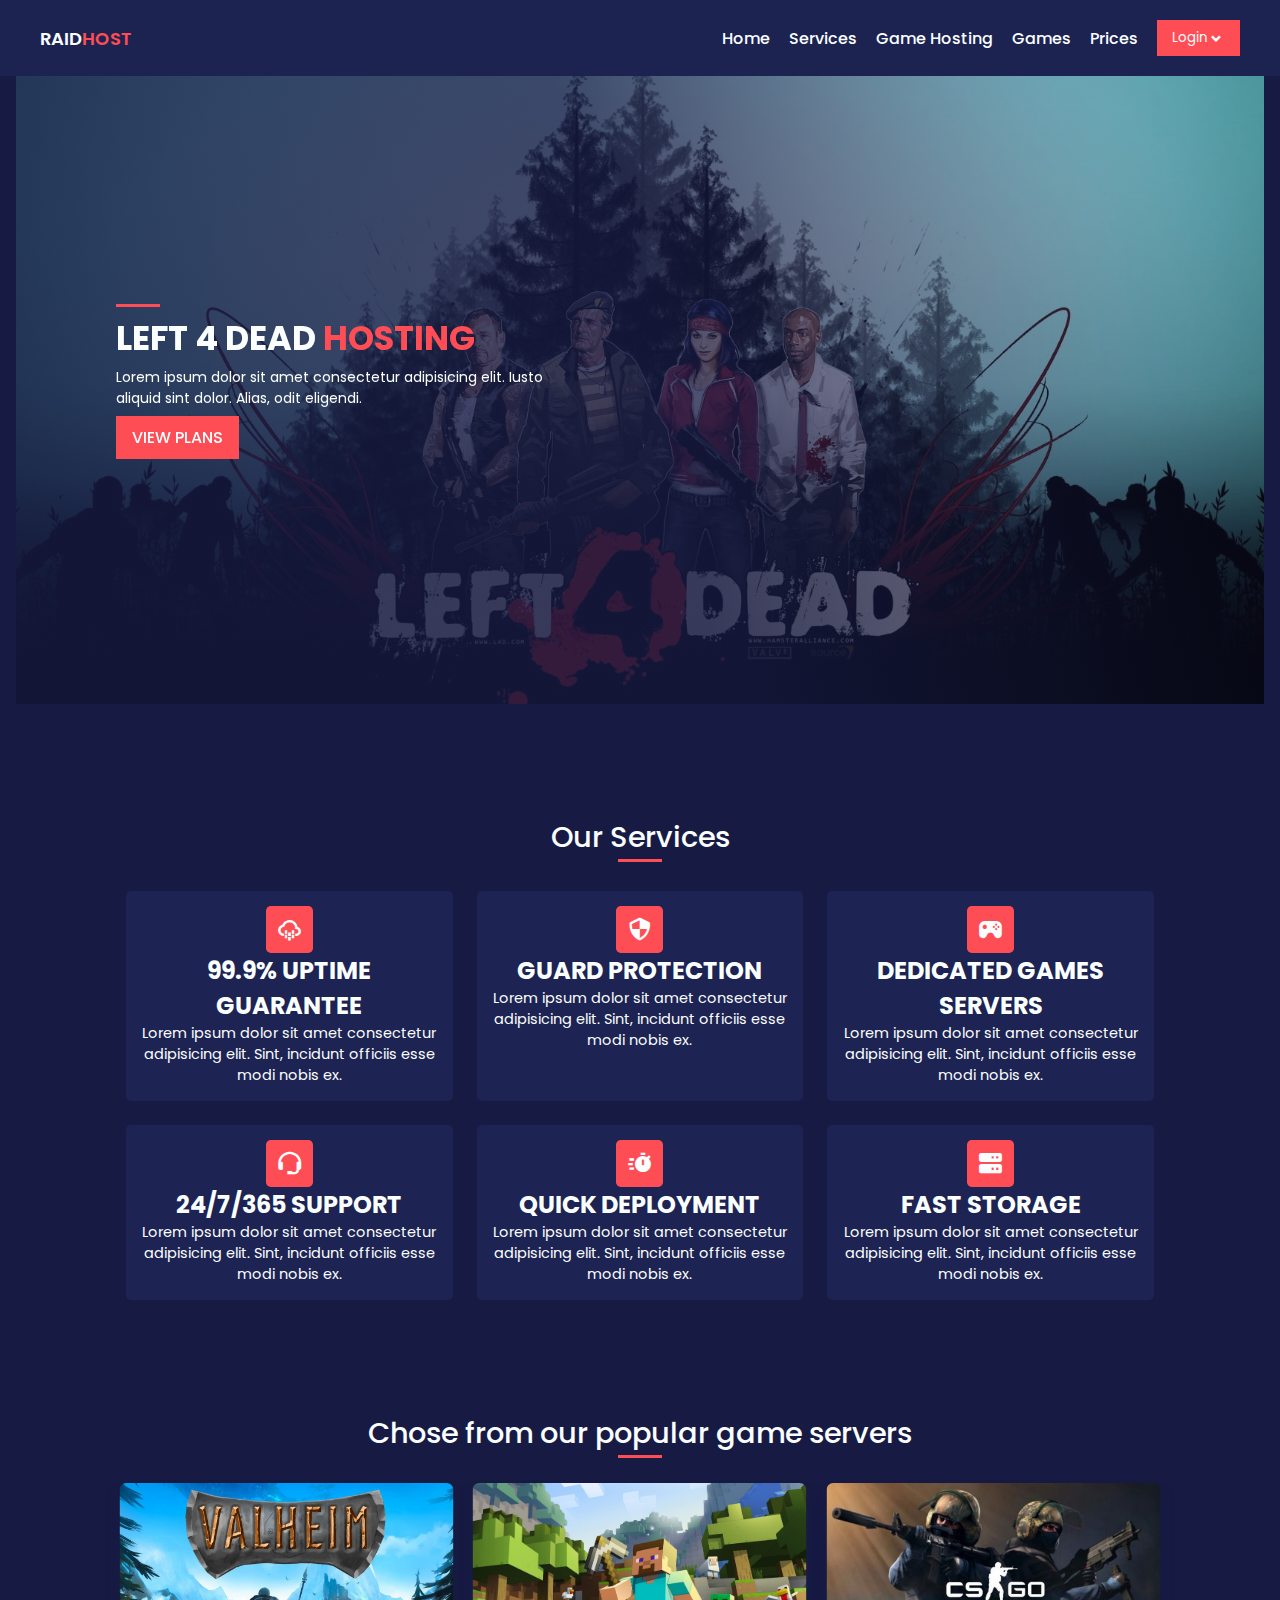
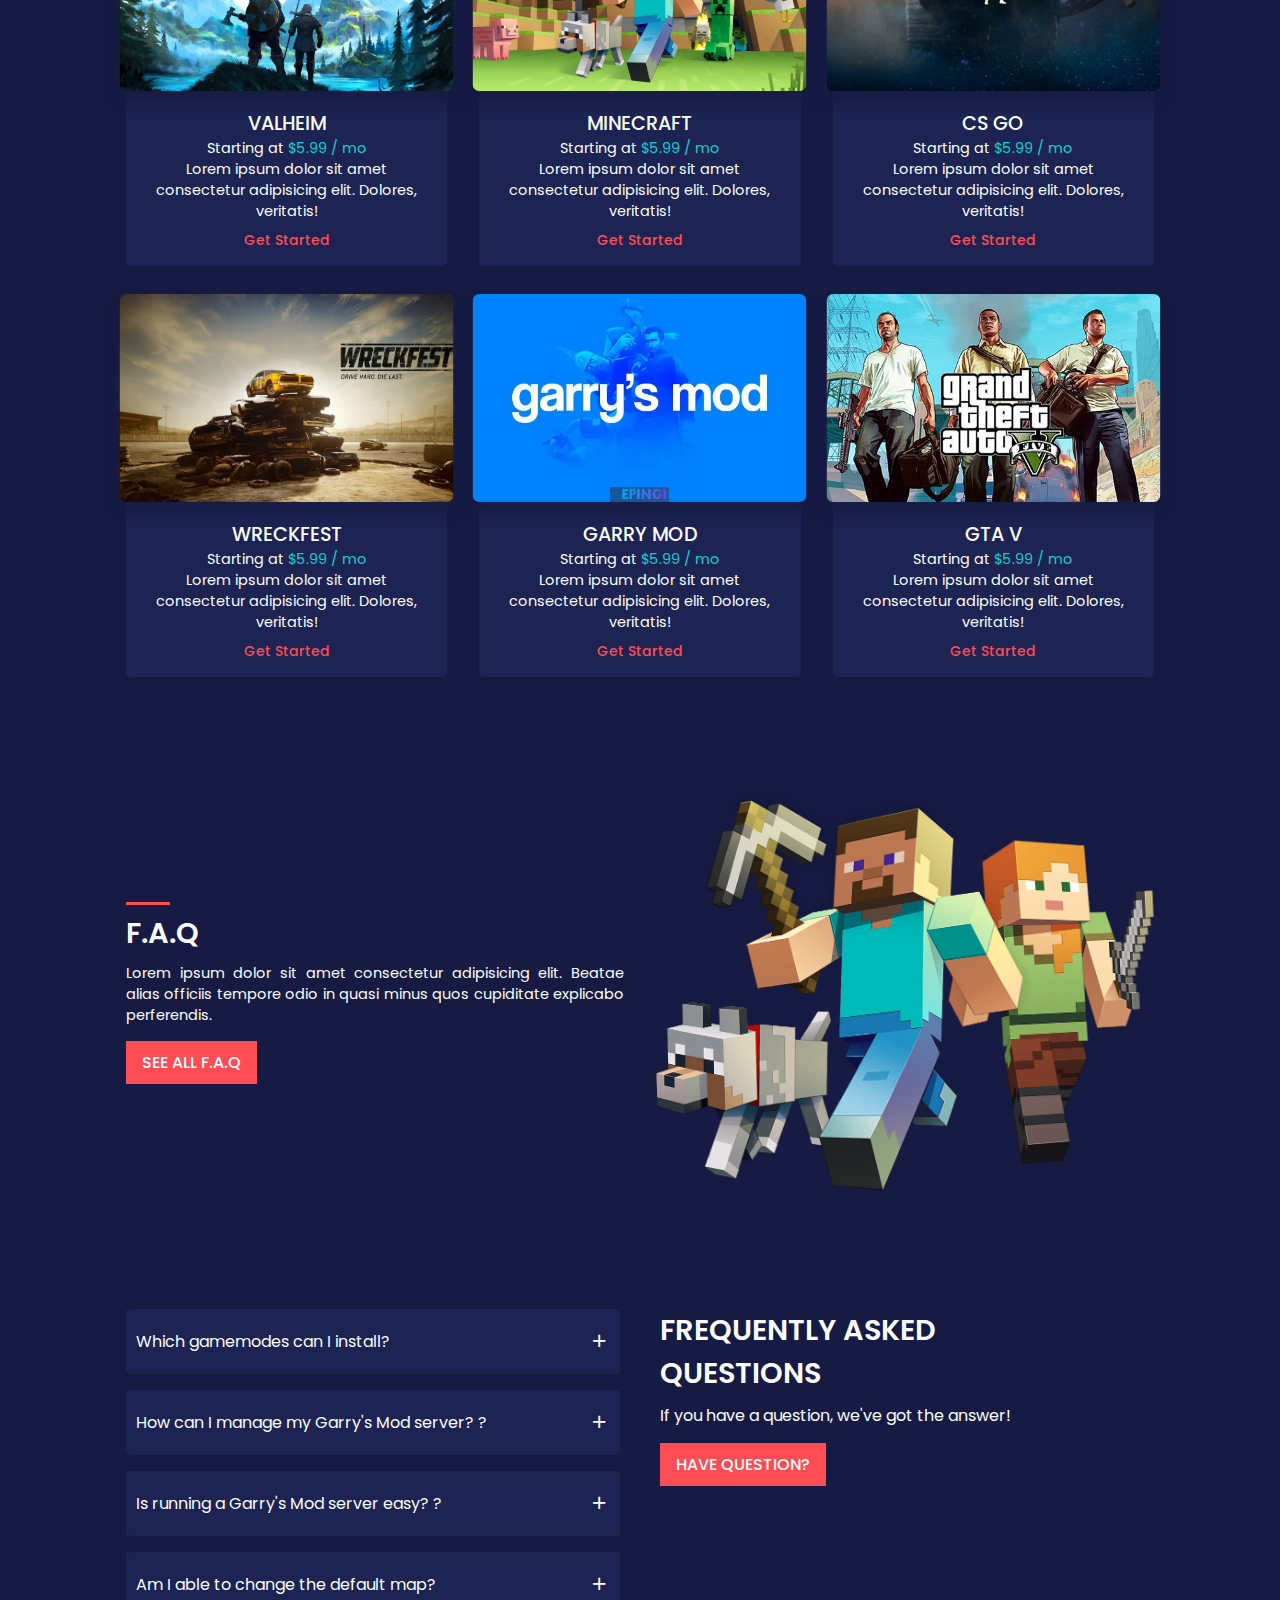
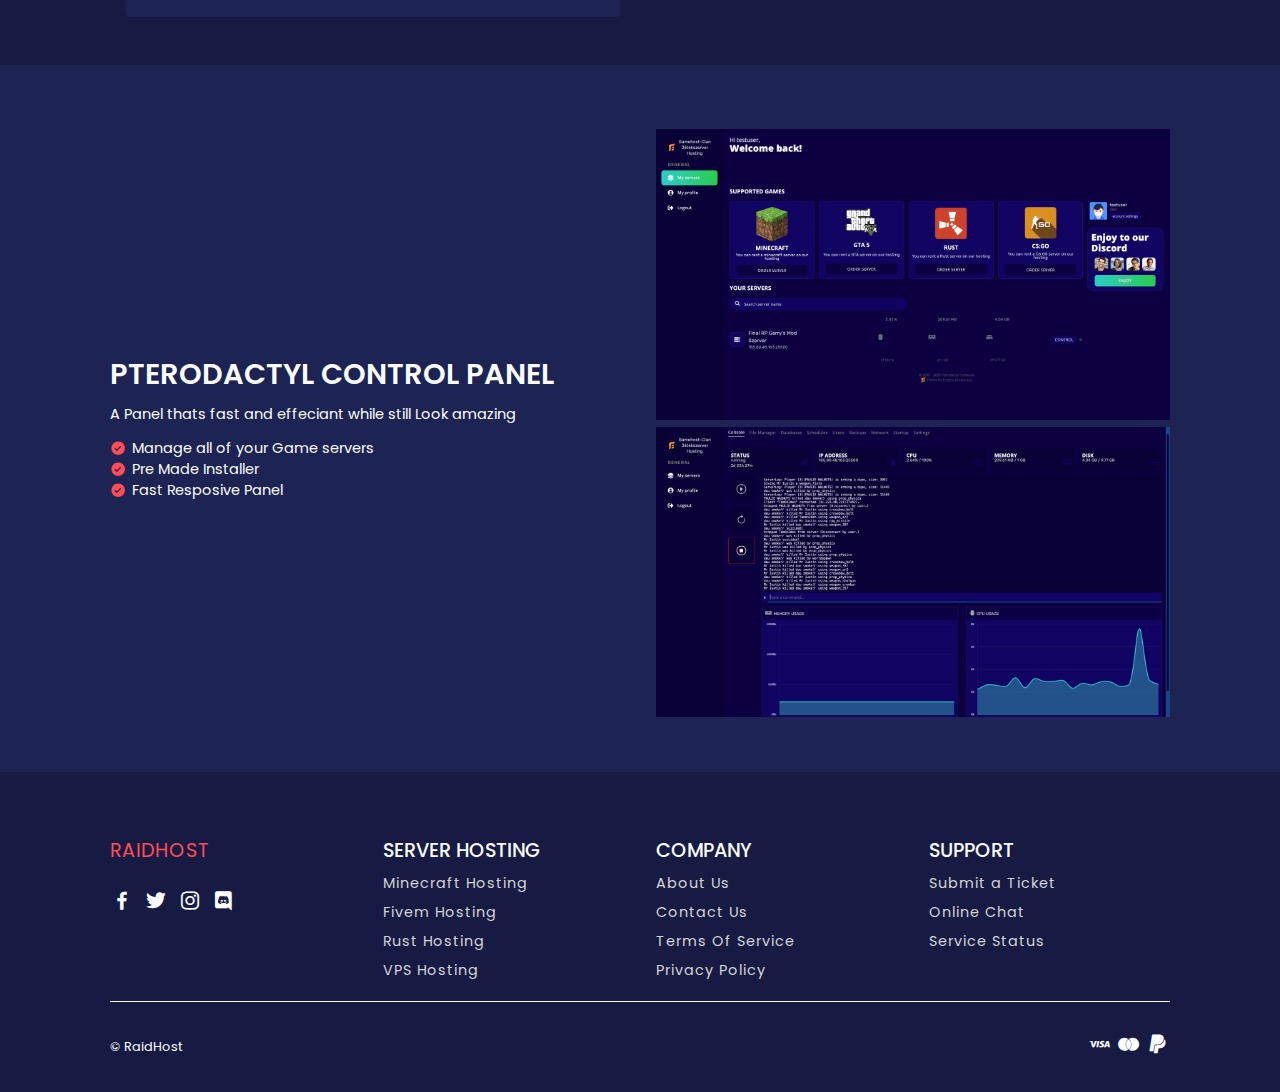
<file: index.html>
<!DOCTYPE html>
<html lang="en">
  <head>
    <meta charset="UTF-8" />
    <meta name="viewport" content="width=device-width, initial-scale=1.0" />
    <title>GAME CENTER</title>
    <link rel="stylesheet" href="style.css" />
    <link
      href="https://unpkg.com/boxicons@2.1.4/css/boxicons.min.css"
      rel="stylesheet"
    />
  </head>
  <body>
    <!-- Header -->
    <header>
      <div class="nav">
        <!-- logo -->
        <a href="index.html" class="logo">Raid <span>Host</span></a>
        <!-- Navbar -->
        <nav class="navbar">
          <a href="#" class="nav-link">Home</a>
          <a href="#" class="nav-link">Services</a>
          <a href="#" class="nav-link">Game Hosting</a>
          <a href="#" class="nav-link">Games</a>
          <a href="prices.html" class="nav-link">Prices</a>
          <!-- Login-Bottom -->
          <button class="login-btn">
            <span>Login</span>
            <i class="bx bx-chevron-down"></i>
          </button>
        </nav>
        <!-- Menu-icon -->
        <a href="" class="menu-icon"><i class="bx bx-menu"></i></a>
      </div>
    </header>
    <!-- Home -->
    <section class="home" id="home">
      <div class="home-wrapper">
        <img src="İMAGES/home-1.jpg" alt="" />
        <div class="home-overlay"></div>
        <div class="home-text container">
          <h1 class="home-title">LEFT 4 DEAD <span>HOSTING</span></h1>
          <p class="home-description">
            Lorem ipsum dolor sit amet consectetur adipisicing elit. Iusto
            aliquid sint dolor. Alias, odit eligendi.
          </p>
          <a href="#" class="btn">View Plans</a>
        </div>
      </div>
    </section>
    <!-- Services -->
    <section class="services container" id="services">
      <h2 class="heading">Our Services</h2>
      <div class="services-content">
        <div class="ser-box">
          <i class="bx bx-cloud-drizzle"></i>
          <h2 class="ser-box-title">99.9% UPTIME GUARANTEE</h2>
          <p>
            Lorem ipsum dolor sit amet consectetur adipisicing elit. Sint,
            incidunt officiis esse modi nobis ex.
          </p>
        </div>
        <div class="ser-box">
          <i class="bx bx-shield-quarter"></i>
          <h2 class="ser-box-title">GUARD PROTECTION</h2>
          <p>
            Lorem ipsum dolor sit amet consectetur adipisicing elit. Sint,
            incidunt officiis esse modi nobis ex.
          </p>
        </div>
        <div class="ser-box">
          <i class="bx bxs-joystick"></i>
          <h2 class="ser-box-title">DEDICATED GAMES SERVERS</h2>
          <p>
            Lorem ipsum dolor sit amet consectetur adipisicing elit. Sint,
            incidunt officiis esse modi nobis ex.
          </p>
        </div>
        <div class="ser-box">
          <i class="bx bx-support"></i>
          <h2 class="ser-box-title">24/7/365 SUPPORT</h2>
          <p>
            Lorem ipsum dolor sit amet consectetur adipisicing elit. Sint,
            incidunt officiis esse modi nobis ex.
          </p>
        </div>
        <div class="ser-box">
          <i class="bx bxs-timer"></i>
          <h2 class="ser-box-title">QUICK DEPLOYMENT</h2>
          <p>
            Lorem ipsum dolor sit amet consectetur adipisicing elit. Sint,
            incidunt officiis esse modi nobis ex.
          </p>
        </div>
        <div class="ser-box">
          <i class="bx bxs-server"></i>
          <h2 class="ser-box-title">FAST STORAGE</h2>
          <p>
            Lorem ipsum dolor sit amet consectetur adipisicing elit. Sint,
            incidunt officiis esse modi nobis ex.
          </p>
        </div>
      </div>
    </section>
    <!-- Games  -->
    <section class="games container" id="games">
      <h2 class="heading">Chose from our popular game servers</h2>
      <div class="games-content">
        <div class="game-box">
          <img src="İMAGES/game-1.jpg" class="game-box-img" alt="" />
          <div class="game-text">
            <h2 class="game-box-title">VALHEIM</h2>
            <h3 class="game-price">Starting at <span>$5.99 / mo</span></h3>
            <p>
              Lorem ipsum dolor sit amet consectetur adipisicing elit. Dolores,
              veritatis!
            </p>
            <a href="#" class="game-btn">Get Started</a>
          </div>
        </div>
        <div class="game-box">
          <img src="İMAGES/game-2.jpg" class="game-box-img" alt="" />
          <div class="game-text">
            <h2 class="game-box-title">MINECRAFT</h2>
            <h3 class="game-price">Starting at <span>$5.99 / mo</span></h3>
            <p>
              Lorem ipsum dolor sit amet consectetur adipisicing elit. Dolores,
              veritatis!
            </p>
            <a href="#" class="game-btn">Get Started</a>
          </div>
        </div>
        <div class="game-box">
          <img src="İMAGES/game-3.jpg" class="game-box-img" alt="" />
          <div class="game-text">
            <h2 class="game-box-title">CS GO</h2>
            <h3 class="game-price">Starting at <span>$5.99 / mo</span></h3>
            <p>
              Lorem ipsum dolor sit amet consectetur adipisicing elit. Dolores,
              veritatis!
            </p>
            <a href="#" class="game-btn">Get Started</a>
          </div>
        </div>
        <div class="game-box">
          <img src="İMAGES/game-4.jpg" class="game-box-img" alt="" />
          <div class="game-text">
            <h2 class="game-box-title">WRECKFEST</h2>
            <h3 class="game-price">Starting at <span>$5.99 / mo</span></h3>
            <p>
              Lorem ipsum dolor sit amet consectetur adipisicing elit. Dolores,
              veritatis!
            </p>
            <a href="#" class="game-btn">Get Started</a>
          </div>
        </div>
        <div class="game-box">
          <img src="İMAGES/game-5.webp" class="game-box-img" alt="" />
          <div class="game-text">
            <h2 class="game-box-title">GARRY MOD</h2>
            <h3 class="game-price">Starting at <span>$5.99 / mo</span></h3>
            <p>
              Lorem ipsum dolor sit amet consectetur adipisicing elit. Dolores,
              veritatis!
            </p>
            <a href="#" class="game-btn">Get Started</a>
          </div>
        </div>
        <div class="game-box">
          <img src="İMAGES/game-6.webp" class="game-box-img" alt="" />
          <div class="game-text">
            <h2 class="game-box-title">GTA V</h2>
            <h3 class="game-price">Starting at <span>$5.99 / mo</span></h3>
            <p>
              Lorem ipsum dolor sit amet consectetur adipisicing elit. Dolores,
              veritatis!
            </p>
            <a href="#" class="game-btn">Get Started</a>
          </div>
        </div>
      </div>
    </section>
    <!-- Faq -->
    <section class="faq container" id="faq">
      <div class="faq-text">
        <h2 class="faq-title">F.A.Q</h2>
        <p>
          Lorem ipsum dolor sit amet consectetur adipisicing elit. Beatae alias
          officiis tempore odio in quasi minus quos cupiditate explicabo
          perferendis.
        </p>
        <a href="#" class="btn">SEE ALL F.A.Q</a>
      </div>
      <div class="faq-img">
        <img src="İMAGES/faq-img.png" alt="" />
      </div>
    </section>
    <!--Accordion  -->
    <section class="faq-accordion container" id="faq-acc">
      <div class="accordion-container">
        <div class="accordion-item">
          <div class="accordion-header">
            <h2 class="accordion-title">Which gamemodes can I install?</h2>
            <i class="bx bx-plus accordion-icon"></i>
          </div>
        </div>
        <div class="accordion-item">
          <div class="accordion-header">
            <h2 class="accordion-title">
              How can I manage my Garry's Mod server? ?
            </h2>
            <i class="bx bx-plus accordion-icon"></i>
          </div>
        </div>
        <div class="accordion-item">
          <div class="accordion-header">
            <h2 class="accordion-title">
              Is running a Garry's Mod server easy? ?
            </h2>
            <i class="bx bx-plus accordion-icon"></i>
          </div>
        </div>
        <div class="accordion-item">
          <div class="accordion-header">
            <h2 class="accordion-title">
              Am I able to change the default map?
            </h2>
            <i class="bx bx-plus accordion-icon"></i>
          </div>
        </div>
      </div>
      <div class="accordion-text">
        <h2>
          FREQUENTLY ASKED <br />
          QUESTIONS
        </h2>
        <p>If you have a question, we've got the answer!</p>
        <a href="#" class="btn">HAVE QUESTION?</a>
      </div>
    </section>
    <!-- Control Panel -->
    <section class="control" id="control">
        <!-- control-content -->
        <div class="control-content container">
          <div class="control-text">
            <h2 class="control-title">PTERODACTYL CONTROL PANEL</h2>
            <p>A Panel thats fast and effeciant while still Look amazing</p>
            <div class="control-spec">
              <div class="spec-box">
                <i class="bx bxs-check-circle"></i>
                <span>Manage all of your Game servers </span>
              </div>
              <div class="spec-box">
                <i class="bx bxs-check-circle"></i>
                <span>Pre Made Installer </span>
              </div>
              <div class="spec-box">
                <i class="bx bxs-check-circle"></i>
                <span>Fast Resposive Panel </span>
              </div>
            </div>
          </div>
  
          <!-- control-images -->
          <div class="control-images">
            <div class="control-img-box">
              <img src="İMAGES/control-panel-1.png" alt="" />
            </div>
            <div class="control-img-box">
              <img src="İMAGES/control-panel-2.png" alt="" />
            </div>
          </div>
        </div>
      </section>
      <!-- footer -->
      <footer class="footer container">
        <div class="footer-box">
          <a href="index.html" class="footer-logo">RaidHost</a>
          <div class="social">
            <i class="bx bxl-facebook"></i>
            <i class="bx bxl-twitter"></i>
            <i class="bx bxl-instagram"></i>
            <i class="bx bxl-discord"></i>
          </div>
        </div>
        <div class="footer-box">
          <h2>SERVER HOSTING</h2>
          <a href="#">Minecraft Hosting</a>
          <a href="#">Fivem Hosting</a>
          <a href="#">Rust Hosting</a>
          <a href="#">VPS Hosting</a>
        </div>
        <div class="footer-box">
          <h2>COMPANY</h2>
          <a href="#">About Us</a>
          <a href="#">Contact Us</a>
          <a href="#">Terms Of Service</a>
          <a href="#">Privacy Policy</a>
        </div>
        <div class="footer-box">
          <h2>SUPPORT</h2>
          <a href="#">Submit a Ticket</a>
          <a href="#">Online Chat</a>
          <a href="#">Service Status</a>
        </div>
      </footer>
      <!-- copyright -->
      <div class="copyright container">
        <p>&copy; RaidHost</p>
        <div class="payments">
          <i class="bx bxl-visa"></i>
          <i class="bx bxl-mastercard"></i>
          <i class="bx bxl-paypal"></i>
        </div>
      </div>
  </body>
</html>
</file>
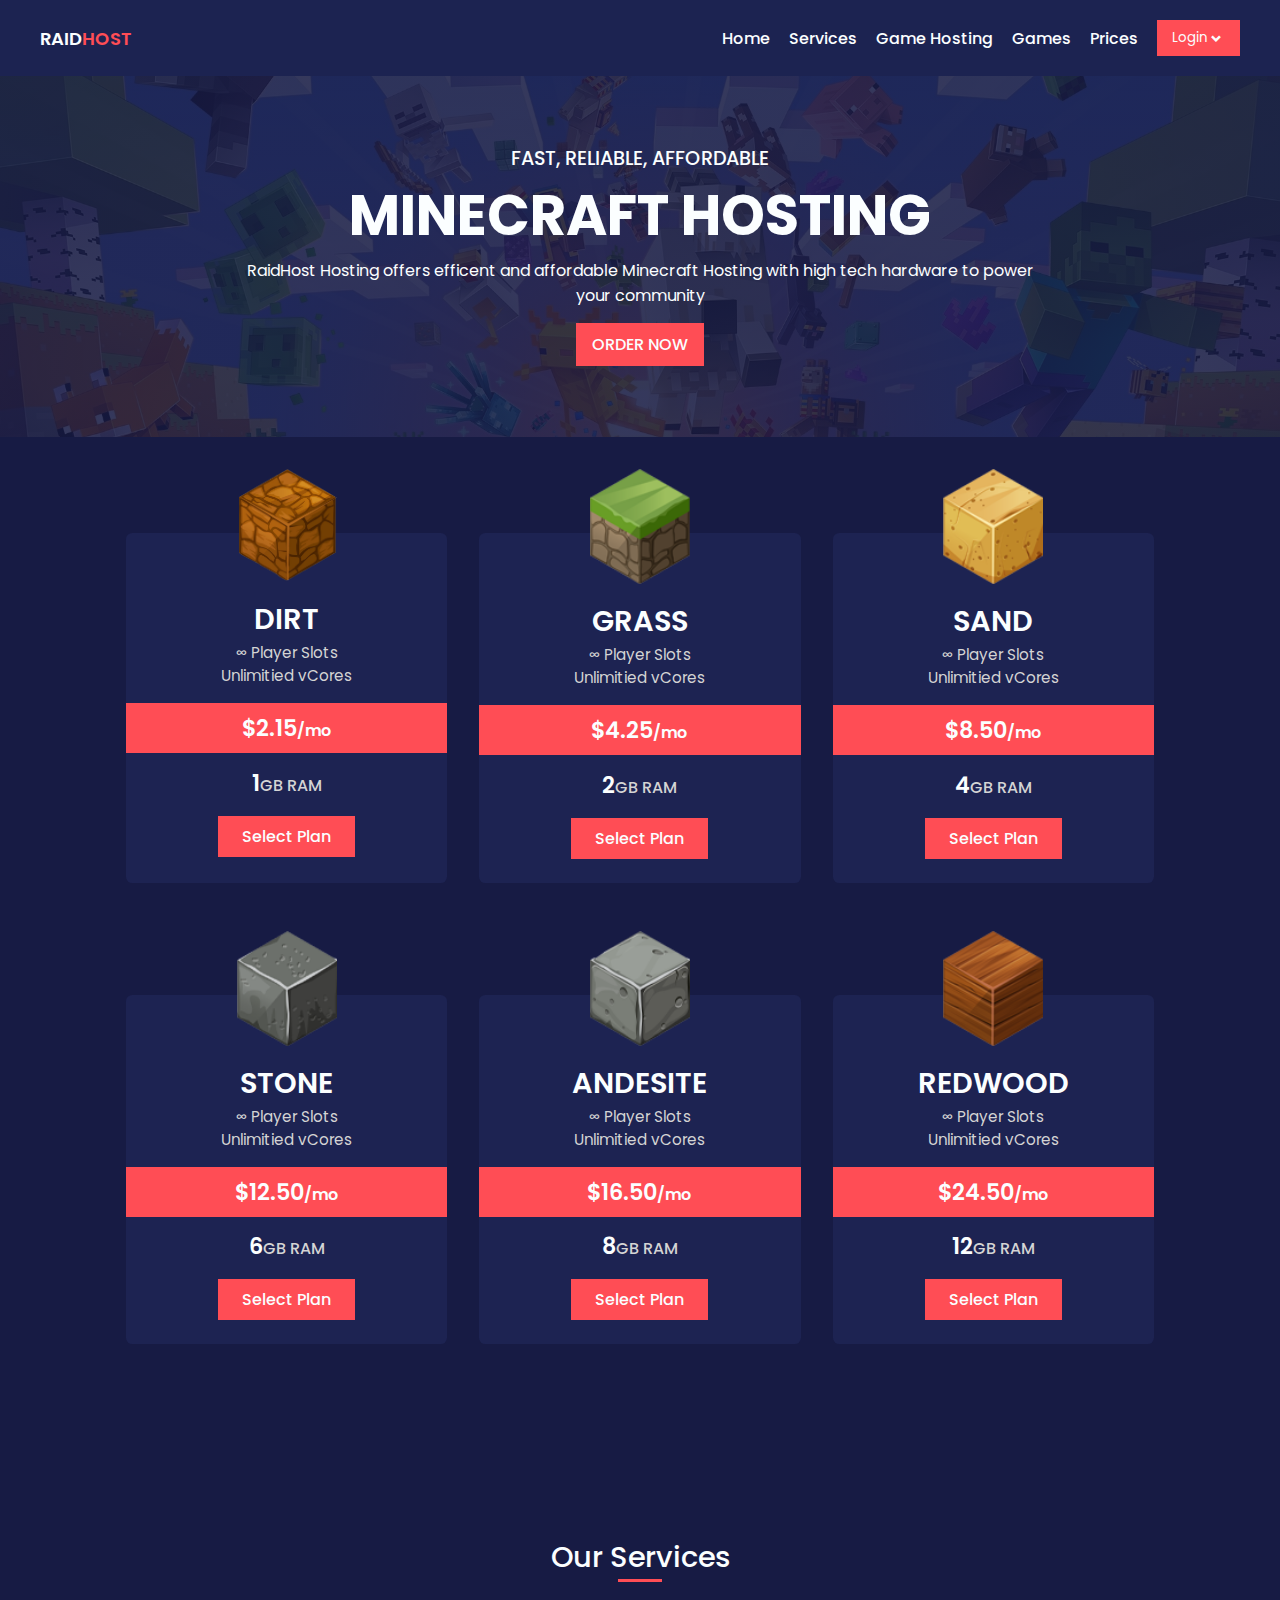
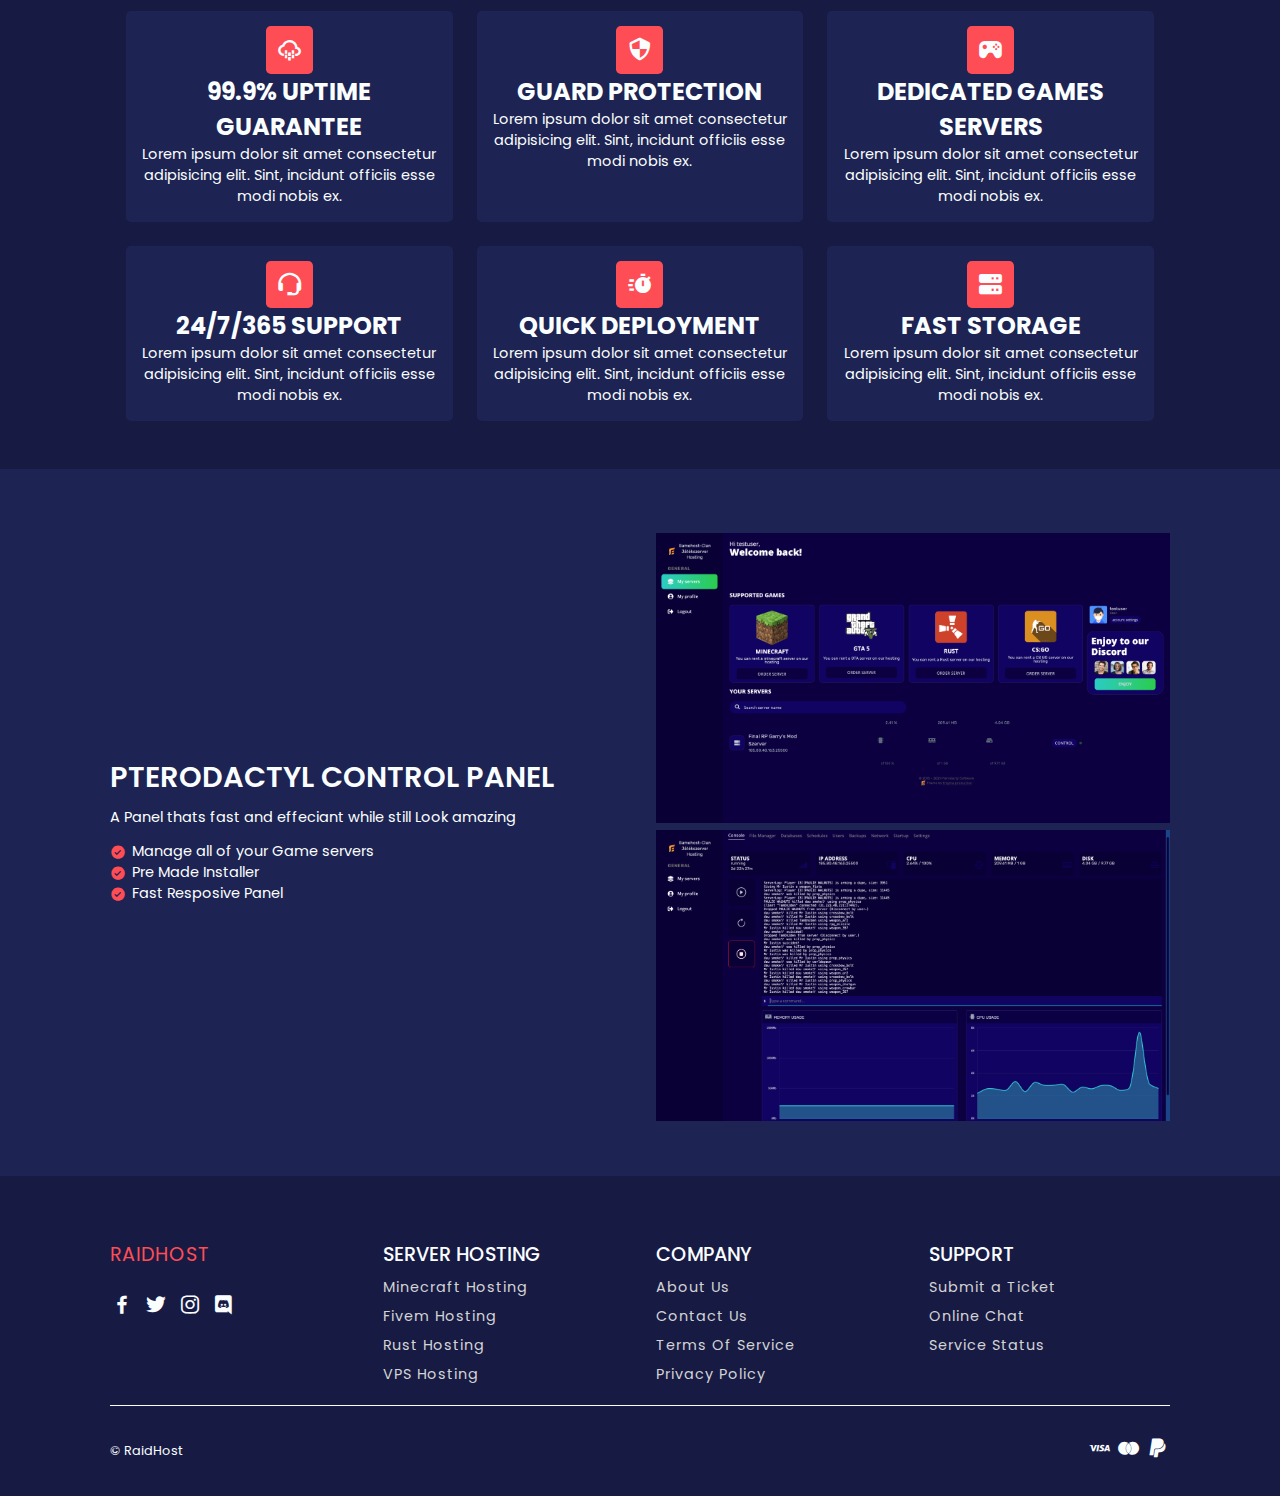
<file: prices.html>
<!DOCTYPE html>
<html lang="en">
  <head>
    <meta charset="UTF-8" />
    <meta name="viewport" content="width=device-width, initial-scale=1.0" />
    <title>Document</title>
    <link rel="stylesheet" href="style.css" />
    <link
      href="https://unpkg.com/boxicons@2.1.4/css/boxicons.min.css"
      rel="stylesheet"
    />
  </head>
  <body>
    <!-- Header -->
    <header>
      <div class="nav">
        <!-- logo -->
        <a href="index.html" class="logo">Raid <span>Host</span></a>
        <!-- Navbar -->
        <nav class="navbar">
          <a href="index.html" class="nav-link">Home</a>
          <a href="#" class="nav-link">Services</a>
          <a href="#" class="nav-link">Game Hosting</a>
          <a href="#" class="nav-link">Games</a>
          <a href="prices.html" class="nav-link">Prices</a>
          <!-- Login-Bottom -->
          <button class="login-btn">
            <span>Login</span>
            <i class="bx bx-chevron-down"></i>
          </button>
        </nav>
        <!-- Menu-icon -->
        <a href="" class="menu-icon"><i class="bx bx-menu"></i></a>
      </div>
    </header>
    <!-- prices Home -->
    <section class="prices id" id="prices">
        <div class="prices-text container">
            <h3 class="prices-subtitle">FAST, RELIABLE, AFFORDABLE</h3>
            <h2 class="prices-title">MINECRAFT HOSTING</h2>
            <p class="prices-description">RaidHost Hosting offers efficent and affordable Minecraft Hosting with
                high tech hardware to power your community</p>
                <a href="#" class="btn">Order Now</a>
        </div>
    </section>
    <!-- Prices games -->
    <section class="prices-container container" id="prices-container">
        <!-- box -->
        <div class="price-item">
          <img src="./İMAGES/price-1.png" alt="" class="price-box-img" />
          <div class="card-top">
            <h3 class="price-item-title">DIRT</h3>
            <p>∞ Player Slots</p>
            <p>Unlimitied vCores</p>
          </div>
          <div class="price-heading">
            <h2>$2.15<span>/mo</span></h2>
          </div>
          <h3 class="ram-title">1<span>GB RAM</span></h3>
          <a href="#" class="plan-btn">Select Plan</a>
        </div>
        <!-- box -->
        <div class="price-item">
          <img src="İMAGES/price-2.png" alt="" class="price-box-img" />
          <div class="card-top">
            <h3 class="price-item-title">GRASS</h3>
            <p>∞ Player Slots</p>
            <p>Unlimitied vCores</p>
          </div>
          <div class="price-heading">
            <h2>$4.25<span>/mo</span></h2>
          </div>
          <h3 class="ram-title">2<span>GB RAM</span></h3>
  
          <a href="#" class="plan-btn">Select Plan</a>
        </div>
        <!-- box -->
        <div class="price-item">
          <img src="İMAGES/price-3.png" alt="" class="price-box-img" />
          <div class="card-top">
            <h3 class="price-item-title">SAND</h3>
            <p>∞ Player Slots</p>
            <p>Unlimitied vCores</p>
          </div>
          <div class="price-heading">
            <h2>$8.50<span>/mo</span></h2>
          </div>
          <h3 class="ram-title">4<span>GB RAM</span></h3>
  
          <a href="#" class="plan-btn">Select Plan</a>
        </div>
        <!-- box -->
        <div class="price-item">
          <img src="İMAGES/price-4.png" alt="" class="price-box-img" />
          <div class="card-top">
            <h3 class="price-item-title">STONE</h3>
            <p>∞ Player Slots</p>
            <p>Unlimitied vCores</p>
          </div>
          <div class="price-heading">
            <h2>$12.50<span>/mo</span></h2>
          </div>
          <h3 class="ram-title">6<span>GB RAM</span></h3>
  
          <a href="#" class="plan-btn">Select Plan</a>
        </div>
        <!-- box -->
        <div class="price-item">
          <img src="İMAGES/price-5.png" alt="" class="price-box-img" />
          <div class="card-top">
            <h3 class="price-item-title">ANDESITE</h3>
            <p>∞ Player Slots</p>
            <p>Unlimitied vCores</p>
          </div>
          <div class="price-heading">
            <h2>$16.50<span>/mo</span></h2>
          </div>
          <h3 class="ram-title">8<span>GB RAM</span></h3>
  
          <a href="#" class="plan-btn">Select Plan</a>
        </div>
        <!-- box -->
        <div class="price-item">
          <img src="İMAGES/price-6.png" alt="" class="price-box-img" />
          <div class="card-top">
            <h3 class="price-item-title">REDWOOD</h3>
            <p>∞ Player Slots</p>
            <p>Unlimitied vCores</p>
          </div>
          <div class="price-heading">
            <h2>$24.50<span>/mo</span></h2>
          </div>
          <h3 class="ram-title">12<span>GB RAM</span></h3>
  
          <a href="#" class="plan-btn">Select Plan</a>
        </div>
      </section>
      <!-- services -->
      <section class="services container" id="services">
        <!-- heading -->
        <h2 class="heading">Our Services</h2>
        <div class="services-content">
          <!-- box -->
          <div class="ser-box">
            <i class="bx bx-cloud-drizzle"></i>
            <h2 class="ser-box-title">99.9% UPTIME GUARANTEE</h2>
            <p>
              Lorem ipsum dolor sit amet consectetur adipisicing elit. Sint,
              incidunt officiis esse modi nobis ex.
            </p>
          </div>
          <!-- box -->
          <div class="ser-box">
            <i class="bx bx-shield-quarter"></i>
            <h2 class="ser-box-title">GUARD PROTECTION</h2>
            <p>
              Lorem ipsum dolor sit amet consectetur adipisicing elit. Sint,
              incidunt officiis esse modi nobis ex.
            </p>
          </div>
          <!-- box -->
          <div class="ser-box">
            <i class="bx bxs-joystick"></i>
            <h2 class="ser-box-title">DEDICATED GAMES SERVERS</h2>
            <p>
              Lorem ipsum dolor sit amet consectetur adipisicing elit. Sint,
              incidunt officiis esse modi nobis ex.
            </p>
          </div>
          <!-- box -->
          <div class="ser-box">
            <i class="bx bx-support"></i>
            <h2 class="ser-box-title">24/7/365 SUPPORT</h2>
            <p>
              Lorem ipsum dolor sit amet consectetur adipisicing elit. Sint,
              incidunt officiis esse modi nobis ex.
            </p>
          </div>
          <!-- box -->
          <div class="ser-box">
            <i class="bx bxs-timer"></i>
            <h2 class="ser-box-title">QUICK DEPLOYMENT</h2>
            <p>
              Lorem ipsum dolor sit amet consectetur adipisicing elit. Sint,
              incidunt officiis esse modi nobis ex.
            </p>
          </div>
          <!-- box -->
          <div class="ser-box">
            <i class="bx bxs-server"></i>
            <h2 class="ser-box-title">FAST STORAGE</h2>
            <p>
              Lorem ipsum dolor sit amet consectetur adipisicing elit. Sint,
              incidunt officiis esse modi nobis ex.
            </p>
          </div>
        </div>
      </section>
      <!-- control panel -->
      <section class="control" id="control">
        <!-- control-content -->
        <div class="control-content container">
          <div class="control-text">
            <h2 class="control-title">PTERODACTYL CONTROL PANEL</h2>
            <p>A Panel thats fast and effeciant while still Look amazing</p>
            <div class="control-spec">
              <div class="spec-box">
                <i class="bx bxs-check-circle"></i>
                <span>Manage all of your Game servers </span>
              </div>
              <div class="spec-box">
                <i class="bx bxs-check-circle"></i>
                <span>Pre Made Installer </span>
              </div>
              <div class="spec-box">
                <i class="bx bxs-check-circle"></i>
                <span>Fast Resposive Panel </span>
              </div>
            </div>
          </div>
  
          <!-- control-images -->
          <div class="control-images">
            <div class="control-img-box">
              <img src="İMAGES/control-panel-1.png" alt="" />
            </div>
            <div class="control-img-box">
              <img src="İMAGES/control-panel-2.png" alt="" />
            </div>
          </div>
        </div>
      </section>
      <!-- footer -->
      <footer class="footer container">
        <div class="footer-box">
          <a href="index.html" class="footer-logo">RaidHost</a>
          <div class="social">
            <i class="bx bxl-facebook"></i>
            <i class="bx bxl-twitter"></i>
            <i class="bx bxl-instagram"></i>
            <i class="bx bxl-discord"></i>
          </div>
        </div>
        <div class="footer-box">
          <h2>SERVER HOSTING</h2>
          <a href="#">Minecraft Hosting</a>
          <a href="#">Fivem Hosting</a>
          <a href="#">Rust Hosting</a>
          <a href="#">VPS Hosting</a>
        </div>
        <div class="footer-box">
          <h2>COMPANY</h2>
          <a href="#">About Us</a>
          <a href="#">Contact Us</a>
          <a href="#">Terms Of Service</a>
          <a href="#">Privacy Policy</a>
        </div>
        <div class="footer-box">
          <h2>SUPPORT</h2>
          <a href="#">Submit a Ticket</a>
          <a href="#">Online Chat</a>
          <a href="#">Service Status</a>
        </div>
      </footer>
      <!-- copyright -->
      <div class="copyright container">
        <p>&copy; RaidHost</p>
        <div class="payments">
          <i class="bx bxl-visa"></i>
          <i class="bx bxl-mastercard"></i>
          <i class="bx bxl-paypal"></i>
        </div>
      </div>
  </body>
</html>
</file>
<file: style.css>
/*! Google-Font */
@import url("https://fonts.googleapis.com/css2?family=Playfair+Display:ital,wght@0,400..900;1,400..900&family=Poppins:ital,wght@0,100;0,200;0,300;0,400;0,500;0,600;0,700;0,800;0,900;1,100;1,200;1,300;1,400;1,500;1,600;1,700;1,800;1,900&display=swap");

* {
  margin: 0;
  padding: 0;
  box-sizing: border-box;
  font-family: var(--poppins-font-family);
}
/*!Veriables */
:root {
  --poppins-font-family: "Poppins", sans-serif;
  --body-color: #171b44;
  --body-alter-color: #4454ff;
  --main-color: #ff4d55;
  --hover-color: #f8646c;
  --container-color: #1d2352;
  --text-alter-color: #0bd2d4;
  --text-color: #fbfeff;
}
a {
  text-decoration: none;
}
.container {
  max-width: 1060px;
  margin: auto;
  width: 100%;
}
body {
  background-color: var(--body-color);
  color: var(--text-color);
}
section {
  padding: 4rem 1rem 3rem;
}
img {
  width: 100%;
}

/* ! Header */
header {
  position: fixed;
  background: #1c2351;
  width: 100%;
  z-index: 200;
  top: 0;
  left: 0;
}
.nav {
  max-width: 1200px;
  margin: auto;
  width: 95%;
  display: flex;
  align-items: center;
  justify-content: space-between;
  padding: 20px 0;
}
.logo {
  color: var(--text-color);
  font-size: 18px;
  font-weight: 600;
  text-transform: uppercase;
  display: flex;
  align-items: center;
}
.logo span {
  color: var(--main-color);
}
.navbar {
  display: flex;
  align-items: center;
  column-gap: 19px;
}
.nav-link {
  color: var(--text-color);
  font-size: 16px;
  font-weight: 500;
  position: relative;
}
.nav-link::after {
  content: "";
  position: absolute;
  width: 0;
  height: 3px;
  background-color: var(--main-color);
  left: 0;
  bottom: -4px;
  transition: all 0.4s linear;
}
.nav-link:hover:after {
  width: 100%;
  transition: all 0.4s linear;
}
.login-btn {
  background: var(--main-color);
  color: var(--text-color);
  padding: 8px 15px;
  display: flex;
  justify-content: center;
  align-items: center;
  border: none;
  cursor: pointer;
  transition: all 0.3s linear;
}
.login-btn i {
  font-size: 18px;
  font-weight: 600;
}
.login-btn:hover {
  background-color: var(--hover-color);
}
.menu-icon {
  display: none;
}
.menu-icon .bx {
  color: var(--text-color);
  font-size: 25px;
}
/* * Home */
.home-wrapper {
  min-height: 640px;
  position: relative;
}
.home-wrapper img {
  position: absolute;
  width: 100%;
  height: 100%;
  object-fit: cover;
  object-position: center;
  z-index: -1;
}
.home-overlay {
  position: absolute;
  background: linear-gradient(
    74deg,
    rgb(23, 27, 68, 80%) 50%,
    rgb(23, 27, 68, 14%)
  );
  width: 100%;
  height: 100%;
  z-index: 100;
}
.home-text {
  position: absolute;
  z-index: 200;
  top: 250px;
  left: 100px;
}
.home-title {
  font-size: 2.1rem;
  font-weight: 700;
  text-transform: uppercase;
}
.home-title span {
  color: var(--main-color);
}
.home-title span {
  color: var(--main-color);
}
.home-title::after,
.faq-title::after {
  content: "";
  position: absolute;
  width: 44px;
  height: 3px;
  background: var(--main-color);
  left: 0;
  top: -10px;
}
.home-description {
  max-width: 450px;
  font-size: 14px;
  margin: 0.2rem 0 1rem;
}
.btn {
  background: var(--main-color);
  padding: 10px 16px;
  color: var(--text-color);
  font-size: 1rem;
  font-weight: 500;
  text-transform: uppercase;
}
.btn:hover {
  background: var(--hover-color);
}
/* !Services */
.heading {
  position: relative;
  text-align: center;
  font-size: 1.8rem;
  font-weight: 500;
  margin-bottom: 32px;
}
.heading::after {
  content: "";
  position: absolute;
  background-color: var(--main-color);
  width: 44px;
  height: 3px;
  display: flex;
  left: 50%;
  transform: translate(-50%);
}
.services-content {
  display: grid;
  grid-template-columns: repeat(auto-fit, minmax(280px, auto));
  gap: 1.5rem;
}
.ser-box {
  background-color: var(--container-color);
  display: flex;
  flex-direction: column;
  align-items: center;
  text-align: center;
  border-radius: 0.3rem;
  padding: 15px;
  transition: all 0.4s ease-in-out;
  cursor: pointer;
}
.ser-box:hover {
  transform: scale(1.05);
}
.ser-box .bx {
  font-size: 1.7rem;
  background: var(--main-color);
  padding: 10px;
  border-radius: 0.3rem;
}
.ser-box-titile {
  font-size: 1.1rem;
  font-weight: 600;
  text-transform: uppercase;
  margin: 1.3rem 0 0.5rem;
}
.ser-box p {
  font-size: 14.5px;
}
/* !Games */
.games-content {
  display: grid;
  grid-template-columns: repeat(auto-fit, minmax(280px, auto));
  gap: 2rem;
}
.game-box {
  background: var(--container-color);
  border-radius: 0.3rem;
}
.game-text {
  padding: 15px;
  display: flex;
  flex-direction: column;
  align-items: center;
  text-align: center;
}
.game-box-img {
  width: 100%;
  height: 200px;
  object-fit: cover;
  object-position: center;
  border-radius: 0.4rem;
  transform: scale(1.04);
  box-shadow: 0px 10px 10px rgb(23, 27, 68, 80%);
}
.game-box-title {
  font-size: 1.2rem;
  font-weight: 500;
  text-transform: uppercase;
}
.game-price {
  font-size: 0.9rem;
  font-weight: 400;
}
.game-price span {
  color: var(--text-alter-color);
}
.game-box p {
  font-size: 14.5px;
}
.game-btn {
  color: var(--main-color);
  margin-top: 0.5rem;
  font-size: 14px;
  font-weight: 500;
}
/* !Faq */
.faq {
  display: flex;
  align-items: center;
  flex-wrap: wrap;
  gap: 2rem;
}
.faq-text {
  flex: 1 1 17rem;
}
.faq-img {
  flex: 1 1 17rem;
}
.faq-title {
  position: relative;
  font-size: 1.8rem;
  font-weight: 600;
}
.faq-text p {
  font-size: 14.5px;
  text-align: justify;
  margin: 0.5rem 0 1.5rem;
}
/* ! Accordion */
.faq-accordion {
  display: flex;
  flex-wrap: wrap;
  gap: 2.5rem;
}
.accordion-text {
  flex: 1 1 17rem;
}
.accordion-container {
  flex: 1 1 17rem;
  display: grid;
  gap: 1rem;
}
.accordion-text h2 {
  position: relative;
  font-size: 1.8rem;
  font-weight: 600;
  text-transform: uppercase;
}
.accordion-text p {
  margin: 0.5rem 0 1.5rem;
}

.accordion-item {
  background: var(--container-color);
  border-radius: 0.25rem;
  padding: 10px;
}
.accordion-header {
  display: flex;
  justify-content: space-between;
  align-items: center;
  padding: 10px 0;
  cursor: pointer;
}
.accordion-title {
  font-size: 1rem;
  font-weight: 400;
}
.accordion-icon {
  font-size: 1.3rem;
  color: var(--text-color);
}
/* !Control */
.control {
  background: var(--container-color);
}
.control-content {
  display: flex;
  align-items: center;
  flex-wrap: wrap;
  gap: 2rem;
}
.control-text {
  flex: 1 1 17rem;
}
.control-images {
  flex: 1 1 17rem;
}
.control-title {
  position: relative;
  font-size: 1.8rem;
  font-weight: 600;
  text-transform: uppercase;
}
.control-text p {
  font-size: 14.5px;
  margin: 0.5rem 0 0.8rem;
}
.control-text .bx {
  color: var(--main-color);
}
.spec-box {
  display: flex;
  align-items: center;
  gap: 0.4rem;
}
.spec-box span {
  font-size: 14.5px;
}
/* * Footer */
footer {
  display: grid;
  grid-template-columns: repeat(4, 1fr);
  gap: 2rem;
  margin-top: 4rem !important;
  padding-bottom: 20px;
}
.footer-box {
  display: flex;
  flex-direction: column;
  gap: 0.5rem;
}
.footer-box h2 {
  font-size: 1.2rem;
  font-weight: 500;
  text-transform: uppercase;
}
.footer-box a {
  color: #d4d4d4;
  font-size: 0.9rem;
  font-weight: 400;
  letter-spacing: 1px;
  transition: all 0.3s linear;
}
.footer-box .footer-logo {
  color: var(--main-color);
  text-transform: uppercase;
  font-size: 1.2rem;
}
.footer-box a:hover {
  color: var(--hover-color);
}
.social {
  margin-top: 1rem;
  display: flex;
  align-items: center;
  column-gap: 10px;
}
.social .bx {
  font-size: 1.5rem;
  transition: all 0.4s;
}
.social .bx:hover {
  color: var(--main-color);
  cursor: pointer;
}
/* * Copyright */
.copyright {
  border-top: 1px solid var(--text-color);
  padding: 30px 0;
  display: flex;
  justify-content: space-between;
  align-items: center;
}
.copyright p {
  font-size: 0.8rem;
}
.payments .bx {
  font-size: 25px;
}
/* * Prices */
.prices {
  background-image: linear-gradient(
      rgb(23, 27, 68, 87%) 100%,
      rgb(23, 27, 68, 87%) 100%
    ),
    url(./İMAGES/prices-home.jpg);
  background-position: center;
  background-repeat: no-repeat;
  background-size: cover;
  height: auto;
  width: 100%;

  display: grid;
  place-items: center;
}
.prices-text {
  padding-top: 5rem;
  padding-bottom: 2rem;
  text-align: center;
}
.prices-subtitle {
  font-size: 1.2rem;
  font-weight: 500;
}
.prices-title {
  font-size: 3.5rem;
  font-weight: 700;
}
.prices-description {
  font-size: 1rem;
  max-width: 800px;
  margin: auto;
  margin-bottom: 1.5rem;
}
.prices-container {
  display: grid;
  grid-template-columns: repeat(3, minmax(0, 1fr));
  gap: 2rem;
  margin-top: 2rem !important;
}
.price-item {
  background: var(--container-color);
  display: flex;
  flex-direction: column;
  align-items: center;
  text-align: center;
  border-radius: 0.4rem;
  margin-bottom: 5rem;
  transition: 0.4s;
  cursor: pointer;
}
.price-item:hover {
  transform: translateY(-10px);
}
.price-box-img {
  width: 100px;
  display: block;
  position: relative;
  margin-top: -64px;
  margin-left: auto;
  margin-right: auto;
}
.card-top {
  margin: 1rem;
}
.price-item-title {
  font-size: 1.8rem;
  font-weight: 600;
}
.card-top p {
  font-size: 0.95rem;
  color: #d4d4d4;
}
.price-heading {
  width: 100%;
  background: var(--main-color);
  padding: 8px 0;
}
.price-heading h2 {
  font-size: 1.4rem;
  font-weight: 600;
}
.price-heading span {
  font-size: 1rem;
}
.ram-title {
  font-size: 1.4rem;
  font-weight: 600;
  margin: 0.8rem 0 1rem;
}
.ram-title span {
  font-size: 1rem;
  color: #d4d4d4;
  font-weight: 500;
}
.plan-btn {
  background: var(--main-color);
  padding: 8px 24px;
  color: var(--text-color);
  white-space: nowrap;
  margin-bottom: 1.5rem;
  font-weight: 500;
  transition: all 0.4s;
}
.plan-btn:hover {
  background: var(--hover-color);
}

/* ! Responsive */
@media (max-width: 1050px) {
  .container {
    margin: 0 auto;
    width: 92%;
  }
}
@media (max-width: 952px) {
  .nav {
    padding: 14px 0;
  }
  section {
    padding: 3rem 0rem 2rem;
  }
  .navbar {
    display: none;
  }
  .menu-icon {
    display: inline-block;
  }
  .home-text {
    position: absolute;
    z-index: 200;
    top: 250px;
    left: 20px;
  }
  footer {
    grid-template-columns: repeat(2, 1fr);
  }
  .prices-text {
    padding-top: 2rem;
    padding-bottom: 1rem;
    text-align: center;
  }
  .prices-title {
    font-size: 2rem;
    font-weight: 700;
  }
  .prices-description {
    font-size: 0.8rem;
    margin-bottom: 2rem;
  }
}
@media (max-width: 850px) {
  .prices-container {
    display: grid;
    grid-template-columns: repeat(2, minmax(0, 1fr));
    gap: 1.5rem;
  }
}
@media (max-width: 792px) {
}
@media (max-width: 750px) {
  footer {
    grid-template-columns: 1fr;
  }
}
@media (max-width: 640px) {
}
@media (max-width: 540px) {
  .prices-container {
    grid-template-columns: 1fr;
  }
}
</file>
